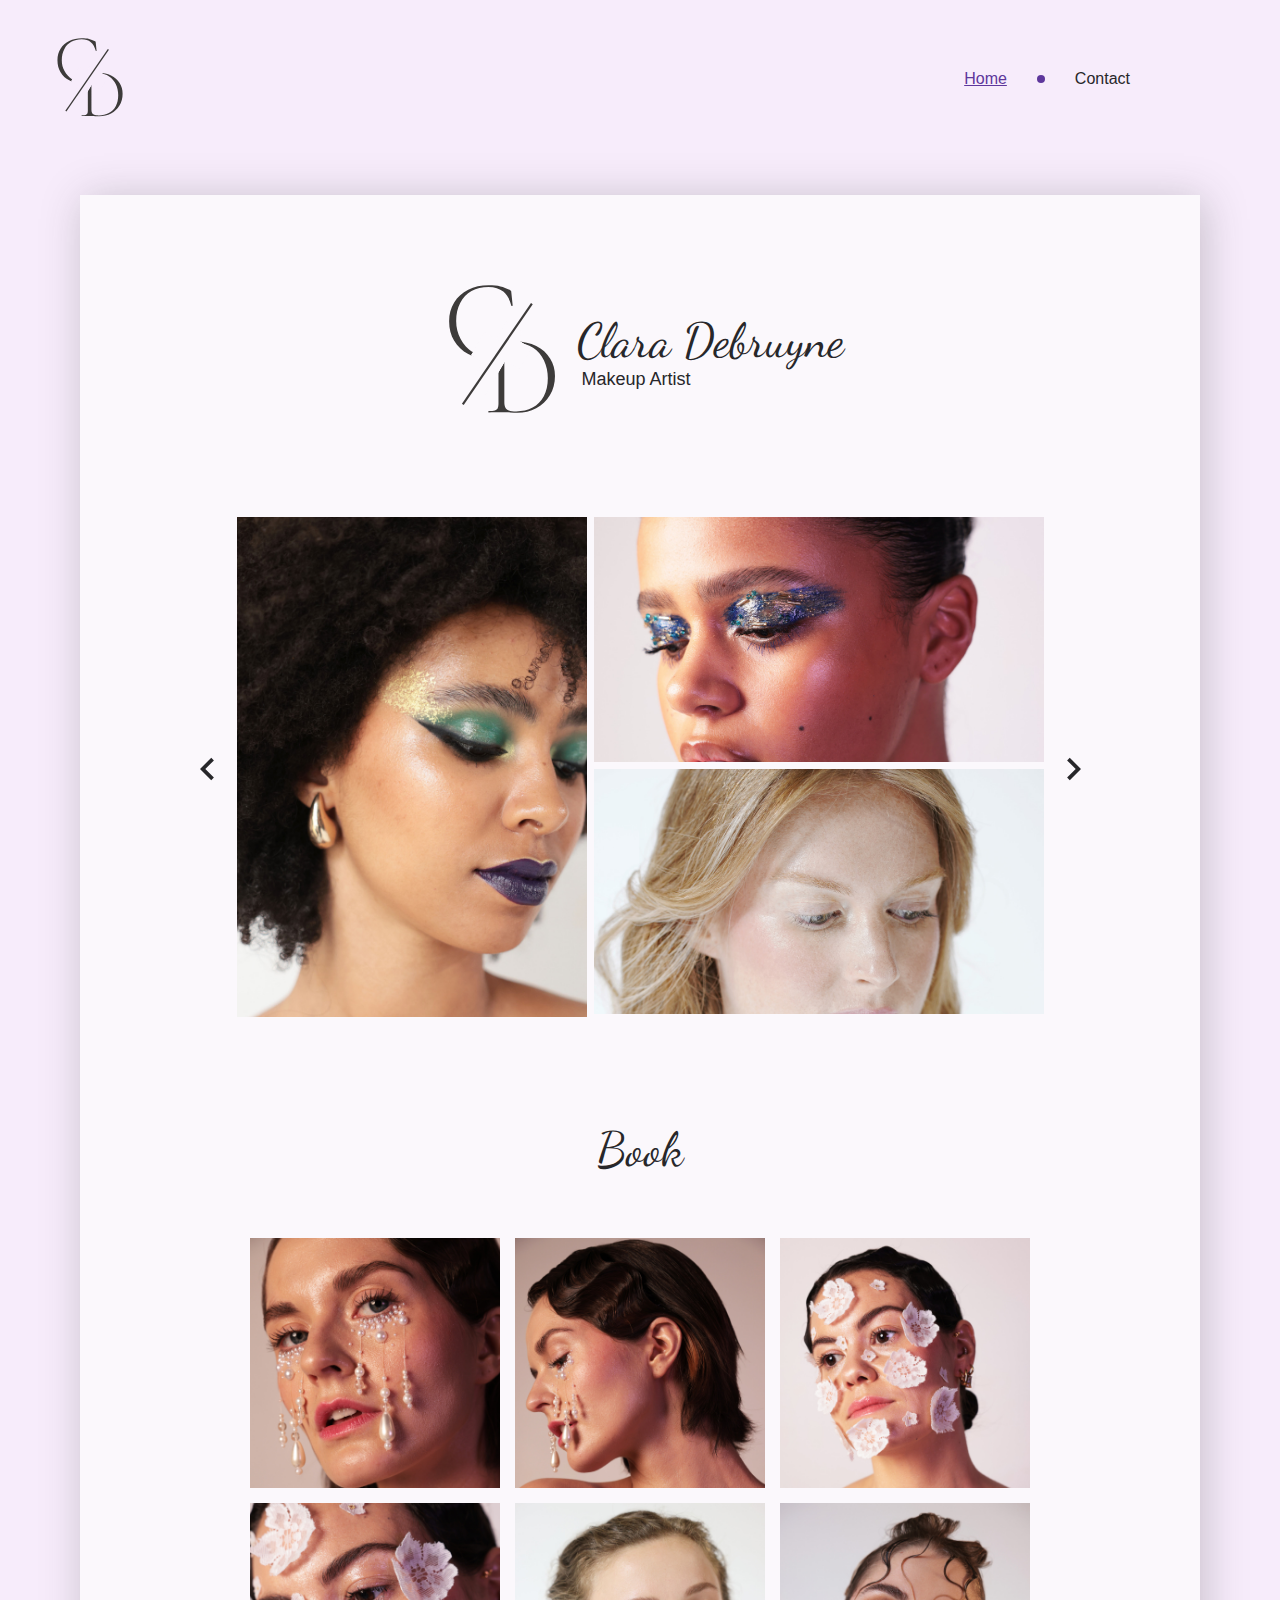
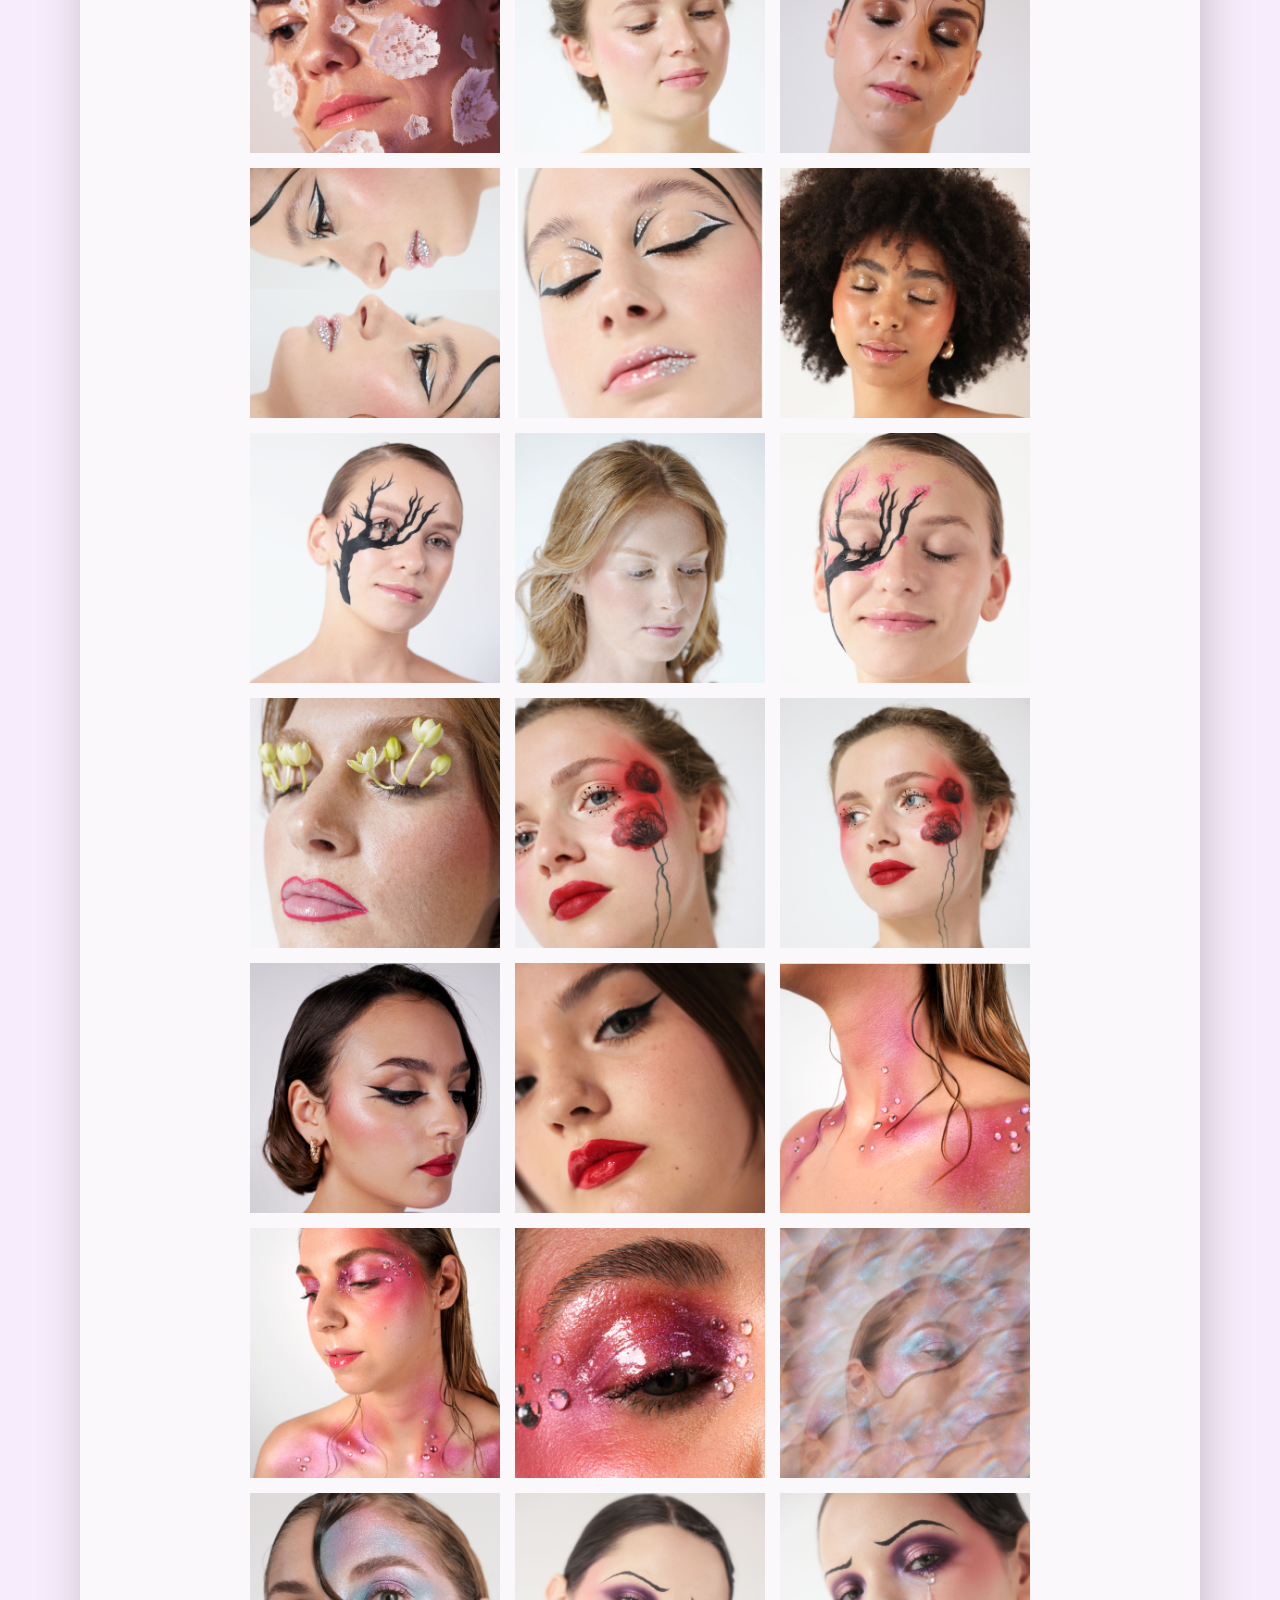
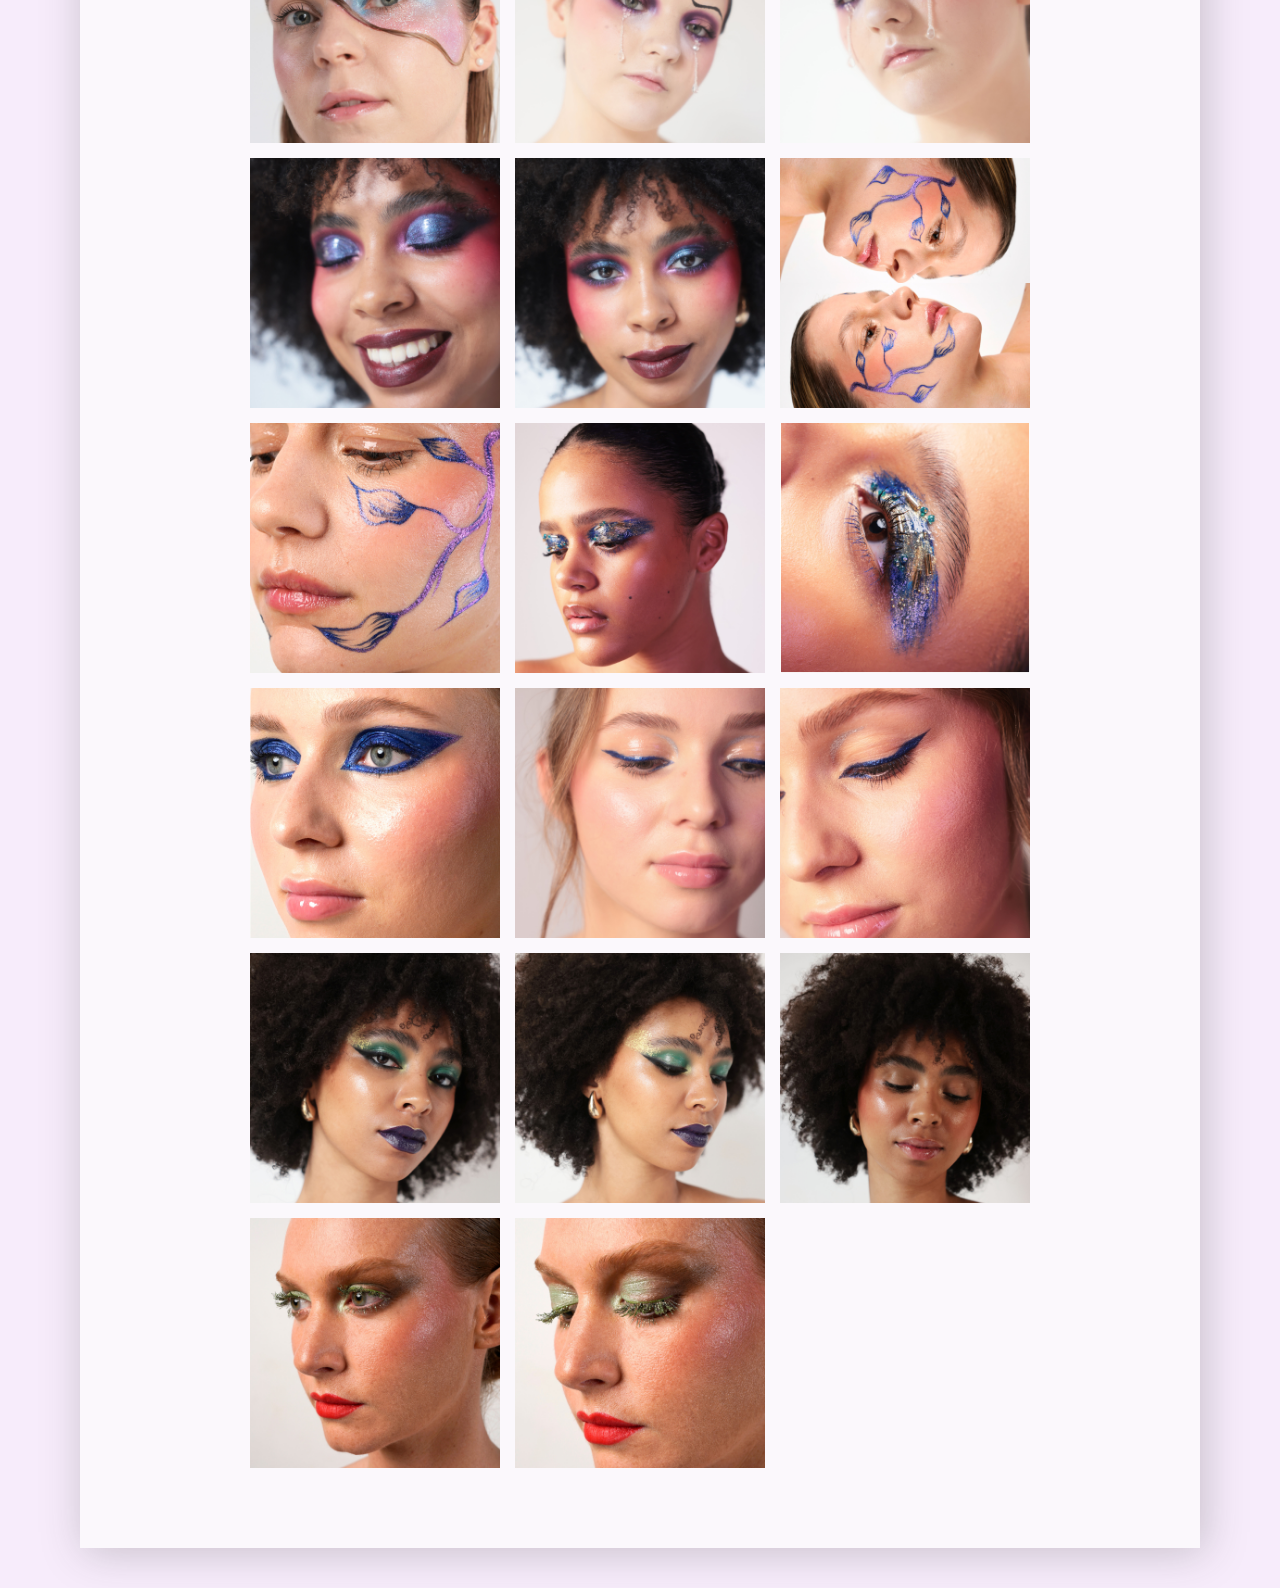
<file: index.html>
<!DOCTYPE html>
<html lang="fr" id="html">
<head>
    <meta charset="UTF-8">
    <meta name="viewport" content="width=device-width, initial-scale=1.0">
    <title>Clara Debruyne</title>
    <link rel="stylesheet" href="styles/homeStyle.css">
    <link rel="stylesheet" href="styles/global.css">
    <link rel="icon" href="assets/img/logo/favicon.svg">
    <link rel="canonical" href="https://www.clara-debruyne.fr/">
    <script src="Client/homeMain.js" type="module"></script>
    <meta name="description" content="Clara Debruyne est une maquilleuse professionnelle, découvrez son portfolio ">
</head>
<body id="body">
    <header>
        <img src="assets/img/logo/logoPurple.svg" alt="Logo de Clara Debruyne" loading="lazy">
        <nav>
            <ul>
                <li>
                    <a href="index.html" class="active">Home</a>
                </li>
                <li>
                    <div></div>
                </li>
                <li>
                    <a href="contact.html">Contact</a>
                </li>
            </ul>
        </nav>
    </header>

    <main>
        <div id="NameDiv" >
            <img src="assets/img/logo/LogoWhite.svg" alt="Logo de Clara Debruyne" loading="lazy">
            <div>
                <h1>Clara Debruyne</h1>
                <h2 id="professionalTitle">Maquilleuse Professionnelle</h2>
            </div>
        </div>

        <div id="caroussel">
            <img id="prev" class="chevron" src="assets/img/icon/chevron_left.svg" alt="previous images">
            <div id="photoV">
                <img class="clickable" id="car1" src="" alt="" loading="lazy"/>
            </div>
            <div id="photoH">
                <img class="clickable" id="car2" src="" alt="" loading="lazy"/>
                <img class="clickable" id="car3" src="" alt="" loading="lazy"/>
            </div>
            <img id="next" class="chevron" src="assets/img/icon/chevron_right.svg" alt="next images">

        </div>

        <div id="book">
            <h2>Book</h2>
            <div id="photos">

            </div>
        </div>

    </main>
    <div id="showImg">
        <img id="close" src="assets/img/icon/close.svg" alt="Close Button">
        <img id="showImgPrev" class="chevron" src="assets/img/icon/chevron_left_white.svg" alt="previous images">
        <img id="bigImg" src="assets/img/photos/26.jpg" alt="">
        <img id="showImgNext" class="chevron" src="assets/img/icon/chevron_right_white.svg" alt="previous images">
    </div>
</body>

<script src="js/homeViews.js"></script>

</html>
</file>
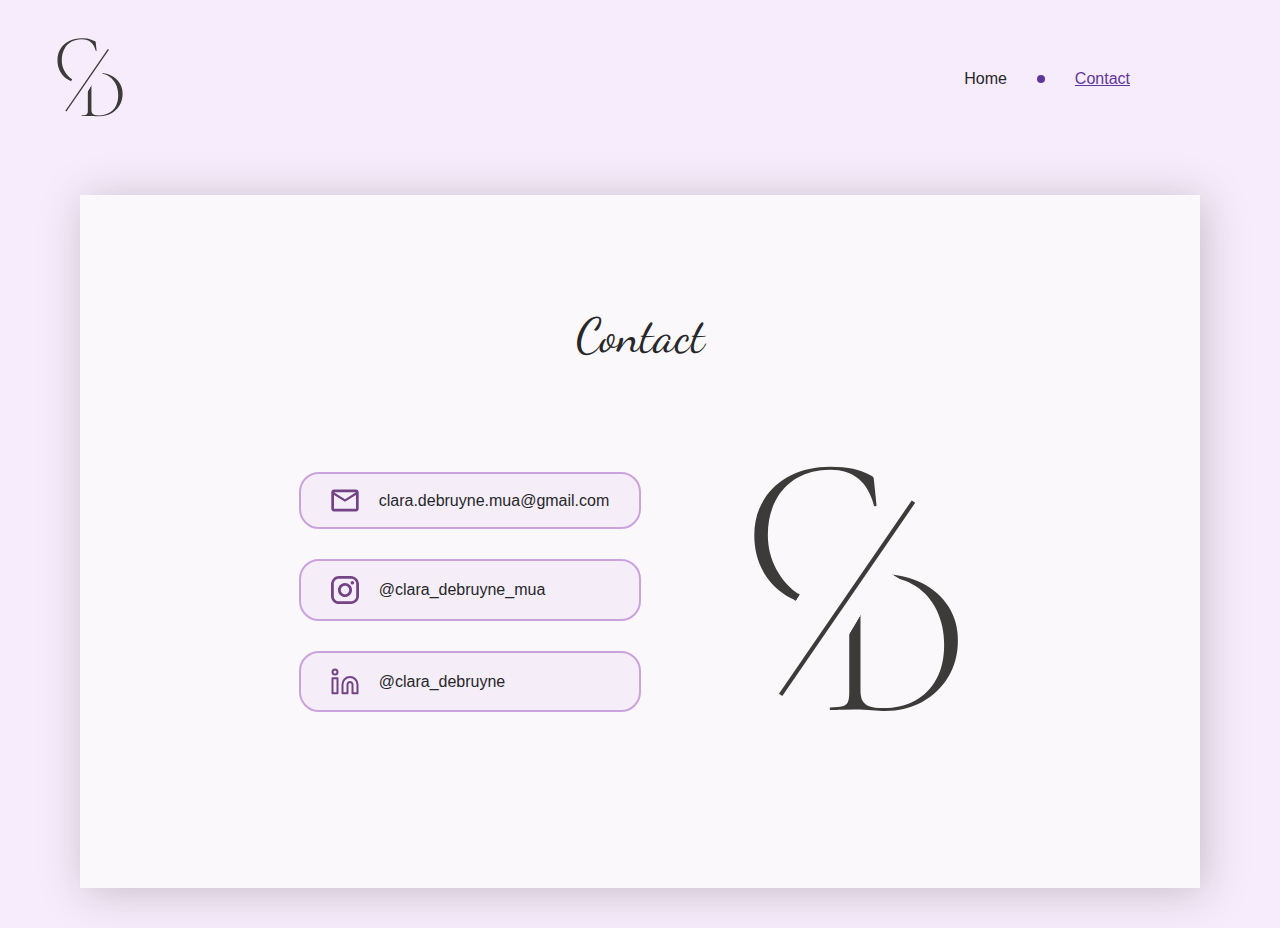
<file: contact.html>
<!DOCTYPE html>
<html lang="fr">
<head>
    <meta charset="UTF-8">
    <meta name="viewport" content="width=device-width, initial-scale=1.0">
    <title>Contact</title>
    <link rel="stylesheet" href="styles/global.css">
    <link rel="stylesheet" href="styles/contactStyle.css">
    <link rel="icon" href="assets/img/logo/favicon.svg">
</head>
<body>

<header>
    <img src="assets/img/logo/logoPurple.svg" alt="Logo de Clara Debruyne">
    <nav>
        <ul>
            <li>
                <a href="index.html">Home</a>
            </li>
            <li>
                <div></div>
            </li>
            <li>
                <a href="contact.html" class="active">Contact</a>
            </li>
        </ul>
    </nav>
</header>

<main>
    <h1>Contact</h1>
    <div>
        <div id="linkDiv">
            <a href="mailto:clara.debruyne.mua@gmail.com" target="_blank">
                <div class="button">
                    <img src="assets/img/icon/mail.svg" alt="mail Icon">
                    <p>clara.debruyne.mua@gmail.com</p>
                </div>
            </a>

            <a href="https://www.instagram.com/clara_debruyne_mua/">
                <div class="button">
                    <img src="assets/img/icon/insta.svg" alt="insta Icon">
                    <p>@clara_debruyne_mua</p>
                </div>
            </a>

            <a href="https://www.linkedin.com/in/clara-debruyne-854a083325">
                <div class="button">
                    <img src="assets/img/icon/linkedin.svg" alt="linkedin Icon">
                    <p>@clara_debruyne</p>
                </div>
            </a>

        </div>
        <img id="logo" src="assets/img/logo/LogoWhite.svg" alt="Logo de Clara Debruyne">
    </div>
</main>

</body>
</html>
</file>
<file: styles/homeStyle.css>
#NameDiv{
    display: flex;
    justify-content: center;
    gap: 10px;
    align-content: center;
}

#NameDiv > div {
    display: flex;
    flex-direction: column;
    align-items: flex-start;
    justify-content: center;
    gap: 0;
}

#NameDiv h1{
    font-family: var(--titleFont), cursive;
    font-size: 64px;
    font-weight: 400;
    margin: 0;
}

#NameDiv h2{
    font-family: var(--textFont), sans-serif;
    font-size: 24px;
    font-weight: 200;
    margin: 0 0 0 5px;
}

#NameDiv img{
    width: 160px;
    max-width: 160px;
}

#book{
    display: flex;
    flex-direction: column;
    align-items: center;
}

#book > h2 {
    font-family: var(--titleFont), cursive;
    font-size: 64px;
    font-weight: 200;
    margin-bottom: 60px;
}

#photos{
    display: grid;
    grid-gap: 15px;
    grid-template-columns: 330px 330px 330px;
}

#caroussel{
    margin: 90px 0 60px 0;
    display: flex;
    gap: 7px;
}

#photos img{
    max-width: 330px;
    max-height: 330px;
    aspect-ratio: 1/1;
    transition: 0.5s;
}

#photos img:hover, #photoV img:hover, #photoH img:hover{
    transform: scale(1.05);
    z-index: 2;
}

#photoV img {
    object-fit: cover;
    width: 500px;
    height: 550px;
    aspect-ratio: 10/11;
    transition: 0.5s;
    position: relative;
}

#photoH img{
    object-fit: cover;
    width: 500px;
    height: 270px;
    transition: 0.5s;
    aspect-ratio: 50/27;
    position: relative;
}


#photoH {
    display: flex;
    flex-direction: column;
    gap: 7px;
}


.chevron{
    width: 45px;
    cursor: pointer;
    transition: 0.5s ease-in-out;
}

.chevron:hover{
    transform: scale(1.1);
}

#showImg{
    position: fixed;
    z-index: 5;
    width: 96vw;
    height: 100vh;
    top: 0;
    left : 0;
    margin : 0;
    background: rgba(0, 0, 0, 0.8);
    backdrop-filter: blur(10px);
    display: none;
    justify-content: space-between;
    align-items: center;
    padding:  0 2em;

}

#bigImg{
    width: 46%;
}

#close {
    position: absolute;
    top: 0;
    right: 0;
    margin: 2em 2em 0 0;
    z-index: 10;
    width: 32px;
    transition: 0.5s ease-in-out;
}

#close:hover {
    cursor: pointer;
    transform: scale(1.1);
}


/* Media Queries */


@media (max-width: 1440px) {

    /*----------------------------Name Div-------------------------*/

    #NameDiv h1 {
        font-size: 48px;
    }

    #NameDiv h2{
        font-size: 18px;
    }

    #NameDiv img{
        max-width: 130px;
    }

    /*---------------------------Carroussel-------------------*/

    #photoH img{
        max-width: 450px;
        max-height: 245px;
        width: 100%;
    }

    #photoV img {
        max-width: 350px;
        max-height: 500px;
        width: 100%;
    }


    /*---------------------------Book-------------------------*/

    #book > h2 {
        font-size: 48px;
    }

    #photos img {
        max-width: 250px;
    }

    #photos {
        grid-template-columns: 1fr 1fr 1fr;
    }
}

@media (max-width: 768px) {

    /*------------------Name div-------------------------*/


    #NameDiv {
        align-items: center;
    }

    #NameDiv img {
        width: 120px;
        max-width: 450px;
    }

    #NameDiv h1 {
        font-size: 52px;
    }

    #NameDiv h2 {
        font-size: 16px;
    }


    /*-----------------------------Caroussel---------------------------*/

    #caroussel {
        align-items: center;
    }

    .chevron {
        display: none;
    }

    #photoH img{
        max-width: 300px;
        width: 100%;
    }

    #photoV img {
        max-width: 400px;
        width: 100%;
    }


    /*----------------------------Book---------------------------------*/

    #book > h2 {
        font-size: 52px;
    }

    #photos {
        grid-template-columns: 1fr 1fr 1fr;
    }

    #photos img {
        max-width: 200px;
        width: 100%;
    }


    /*--------------------------Big Img------------------------------*/

    #showImg{
        padding: 0;
        width: 100vw;
    }

    #close{
        right: 15px;
    }

    #bigImg{
        width: 70%;
    }

    #showImgNext, #showImgPrev{
        display: initial;
    }

}


@media (max-width: 480px) {

    main {
        padding: 20px;
    }

    /*-----------------------------Name Div----------------------------*/
    #NameDiv h1 {
        font-size: 38px;
    }

    #NameDiv h2 {
        font-size: 16px;
    }

    /*------------------------------Carroussel--------------------------*/

    #photoV img, #photoH {
        max-height: 250px;
    }

    /*------------------------------Book-------------------------_------*/

    #book > h2 {
        font-size: 28px;
    }

    #photos{
        grid-template-columns: 1fr 1fr;
    }
}
</file>
<file: styles/global.css>
@import url('https://fonts.googleapis.com/css2?family=Dancing+Script:wght@400..700&display=swap');


@font-face {
    font-family: "Raleway", sans-serif;
    src: url("../assets/font/Raleway/Raleway-VariableFont_wght.ttf") format("truetype"),
         url("../assets/font/Raleway/Raleway-VariableFont_wght.woff") format("woff"),
         url("../assets/font/Raleway/Raleway-VariableFont_wght.woff2") format("woff2");
}


:root{
    --background-color: #F7ECFB;
    --mainBackgroundColor : #FBF8FC;
    --textColor : #27272A;
    --accentColor : #5E379C;
    --borderColor: #CAA3DD;
    --buttonColor: #F5EEF9;
    --titleFont: 'Dancing Script', cursive;
    --textFont: "Raleway";
}

body{
    background: var(--background-color);
    margin: 0;
    padding: 0;
    overflow-x: hidden;
}

main{
    background-color: var(--mainBackgroundColor);
    max-width: 1200px;
    padding: 100px;
    margin: auto auto 150px auto;
    box-shadow: 4px 4px 40px rgba(56, 56, 56, 0.25);
    display: flex;
    flex-direction: column;
    align-items: center;
}



/*---------------------Nav style---------------------*/

header{
    display: flex;
    justify-content: space-between;
    align-items: center;
    margin: 2em 150px 70px 50px;
}

header > img {
    max-width: 100px;
}

nav {
    font-family: var(--textFont), sans-serif;
    font-size: 20px;
}

ul{
    display: flex;
    justify-content: center;
    align-items: center;
    gap: 30px;
    margin: 0;
}

li{
    list-style: none;
}

li > div {
    background-color: var(--accentColor);
    width: 8px;
    height: 8px;
    border-radius: 50%;
}

li > a {
    text-decoration: none;
    color: var(--textColor);
}

li > .active {
    text-decoration: underline var(--accentColor);
    color: var(--accentColor);
}

li > a:hover {
    text-decoration: underline;

}


p, h1, h2{
    color: var(--textColor);
}

/* Media Queries */

@media (max-width: 768px) {

    header {
        margin: 1em;
    }

    header > img {
        margin-bottom: 1em;
        max-width: 60px;
    }

    ul {
        gap: 10px;
    }

    li{
        font-size: smaller;
    }

    main {
        padding: 30px;
        margin: auto auto 50px auto;
    }
}


@media (max-width: 1440px) {
    main{
        padding: 80px 20px;
        margin: 0 80px 40px;

    }

    nav{
        font-size: 16px;
    }

    header > img{
        max-width: 80px;
    }
}

@media (max-width: 480px) {
    main {
        padding: 20px;
        margin: 10px 10px;
    }

    nav {
        font-size: 16px;
    }

    ul {
        gap: 8px;
    }

    li > div {
        width: 6px;
        height: 6px;
    }

    li > a {
        font-size: 16px;
    }
}
</file>
<file: styles/contactStyle.css>
main{
    padding-bottom: 150px;
    padding-top: 30px;
}

main > div {
    display: flex;
    justify-content: center;
    align-items: center;
    gap : 90px;
}

h1{
    font-family: var(--titleFont), cursive;
    font-size: 64px;
    font-weight: 400;
    padding: 50px 0;
    color: var(--textColor);
}

#logo{
    max-width: 330px;
    width: 330px;
}

#linkDiv{
    display: flex;
    flex-direction: column;
    gap: 30px;
}

.button {
    display: flex;
    justify-content: left;
    align-items: center;
    border-radius: 20px;
    padding: 20px 20px 20px 40px;
    background-color: var(--buttonColor);
    border: 2px solid var(--borderColor);
    font-family: var(--textFont), sans-serif;
    font-size: 24px;
    font-weight: 400;
    color: var(--accentColor);
    max-height: 65px;
}

p{
    margin: 0;
    font-size: 24px;
}

.button img {
    margin-right: 20px;
}

a{
    text-decoration: none;
}

.button:hover > p{
    text-decoration: underline var(--accentColor);
}



@media (max-width: 1440px){

    h1 {
        font-size: 48px;
    }

    #logo{
        max-width: 250px;
    }

    .button {
        padding: 15px 30px;
    }

    .button > p {
        font-size: 16px;
    }

    .button > img{
        width: 28px;
    }
}

@media (max-width: 768px) {

    #logo{
        width: 200px;
    }

    body {
        padding: 10px;
    }

    main > div{
        flex-direction: column-reverse;
    }

    .button{
        padding : 20px;
    }

    .button > p {
        font-size: 20px;
    }
}

@media (max-width: 480px) {


    h1{
        font-size: 42px;
        padding: 20px 0;
    }

    #logo{
        max-width: 100px;
        width: 100%;
    }

    #linkDiv{
        gap: 10px;
    }

    .button{
        padding: 15px 20px;
        border-radius: 15px;
    }

    .button > p{
       font-size: 12px;
    }

    .button > img {
        width: 16px;
        margin-right: 10px;
    }
}
</file>
